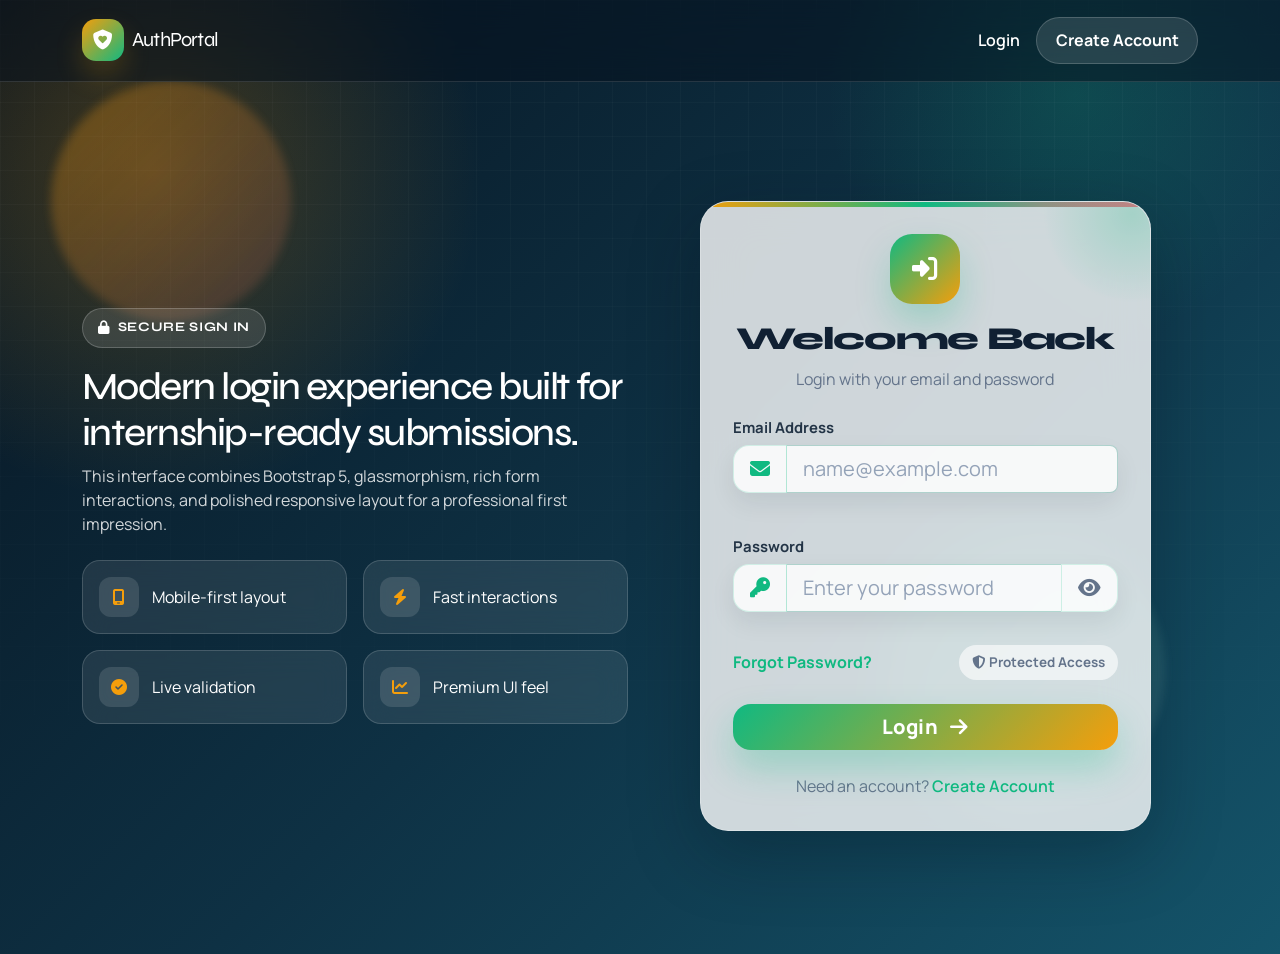
<file: index.html>
<!DOCTYPE html>
<html lang="en">
<head>
  <meta charset="UTF-8">
  <meta name="viewport" content="width=device-width, initial-scale=1.0">
  <meta name="description" content="Professional responsive login page for an internship-ready authentication interface.">
  <title>Login | AuthPortal</title>
  <link rel="preconnect" href="https://fonts.googleapis.com">
  <link rel="preconnect" href="https://fonts.gstatic.com" crossorigin>
  <link href="https://fonts.googleapis.com/css2?family=Manrope:wght@400;500;600;700;800&family=Syne:wght@600;700;800&display=swap" rel="stylesheet">
  <link href="https://cdn.jsdelivr.net/npm/bootstrap@5.3.3/dist/css/bootstrap.min.css" rel="stylesheet" crossorigin="anonymous">
  <link rel="stylesheet" href="https://cdnjs.cloudflare.com/ajax/libs/font-awesome/6.5.2/css/all.min.css" crossorigin="anonymous" referrerpolicy="no-referrer">
  <link rel="stylesheet" href="style.css">
</head>
<body class="auth-page">
  <div class="bg-orb orb-one"></div>
  <div class="bg-orb orb-two"></div>
  <div class="bg-grid"></div>

  <nav class="navbar navbar-expand-lg navbar-dark auth-navbar fixed-top">
    <div class="container">
      <a class="navbar-brand d-flex align-items-center gap-2" href="login.html">
        <span class="brand-badge"><i class="fa-solid fa-shield-heart"></i></span>
        <span>AuthPortal</span>
      </a>

      <button class="navbar-toggler border-0 shadow-none" type="button" data-bs-toggle="collapse" data-bs-target="#mainNavbar" aria-controls="mainNavbar" aria-expanded="false" aria-label="Toggle navigation">
        <span class="navbar-toggler-icon"></span>
      </button>

      <div class="collapse navbar-collapse" id="mainNavbar">
        <ul class="navbar-nav ms-auto align-items-lg-center gap-lg-2 pt-3 pt-lg-0">
          <li class="nav-item"><a class="nav-link active" aria-current="page" href="login.html">Login</a></li>
          <li class="nav-item"><a class="btn btn-nav" href="register.html">Create Account</a></li>
        </ul>
      </div>
    </div>
  </nav>

  <main class="auth-shell">
    <div class="container">
      <div class="row min-vh-100 align-items-center g-4 py-5">
        <div class="col-12 col-lg-6 d-none d-lg-block">
          <section class="hero-panel text-white fade-up">
            <span class="eyebrow"><i class="fa-solid fa-lock me-2"></i>Secure Sign In</span>
            <h1 class="hero-title mt-3">Modern login experience built for internship-ready submissions.</h1>
            <p class="hero-copy mb-4">This interface combines Bootstrap 5, glassmorphism, rich form interactions, and polished responsive layout for a professional first impression.</p>
            <div class="row g-3">
              <div class="col-sm-6">
                <div class="feature-chip"><i class="fa-solid fa-mobile-screen"></i><span>Mobile-first layout</span></div>
              </div>
              <div class="col-sm-6">
                <div class="feature-chip"><i class="fa-solid fa-bolt"></i><span>Fast interactions</span></div>
              </div>
              <div class="col-sm-6">
                <div class="feature-chip"><i class="fa-solid fa-circle-check"></i><span>Live validation</span></div>
              </div>
              <div class="col-sm-6">
                <div class="feature-chip"><i class="fa-solid fa-chart-line"></i><span>Premium UI feel</span></div>
              </div>
            </div>
          </section>
        </div>

        <div class="col-12 col-md-10 col-lg-6 col-xl-5 mx-auto">
          <div class="auth-card fade-up delay-1">
            <div class="auth-card-body">
              <div class="text-center mb-4">
                <div class="icon-bubble mx-auto mb-3"><i class="fa-solid fa-right-to-bracket"></i></div>
                <h2 class="auth-title mb-2">Welcome Back</h2>
                <p class="auth-subtitle mb-0">Login with your email and password</p>
              </div>

              <div id="loginSuccess" class="alert alert-success d-none" role="alert" aria-live="polite"></div>

              <form id="loginForm" novalidate>
                <div class="mb-3">
                  <label for="loginEmail" class="form-label">Email Address</label>
                  <div class="input-group input-group-lg auth-input-group">
                    <span class="input-group-text"><i class="fa-solid fa-envelope"></i></span>
                    <input type="email" class="form-control" id="loginEmail" name="email" placeholder="name@example.com" autocomplete="email" required>
                  </div>
                  <small class="error-message" id="loginEmailError"></small>
                </div>

                <div class="mb-2">
                  <label for="loginPassword" class="form-label">Password</label>
                  <div class="input-group input-group-lg auth-input-group">
                    <span class="input-group-text"><i class="fa-solid fa-key"></i></span>
                    <input type="password" class="form-control" id="loginPassword" name="password" placeholder="Enter your password" autocomplete="current-password" required>
                    <button class="btn btn-password-toggle" type="button" data-toggle-password="loginPassword" aria-label="Show password">
                      <i class="fa-solid fa-eye"></i>
                    </button>
                  </div>
                  <small class="error-message" id="loginPasswordError"></small>
                </div>

                <div class="d-flex justify-content-between align-items-center flex-wrap gap-2 mb-4">
                  <a class="auth-link" href="javascript:void(0);">Forgot Password?</a>
                  <span class="helper-badge"><i class="fa-solid fa-shield-halved me-1"></i>Protected Access</span>
                </div>

                <button type="submit" class="btn btn-auth btn-lg w-100">
                  <span>Login</span>
                  <i class="fa-solid fa-arrow-right ms-2"></i>
                </button>
              </form>

              <p class="switch-text text-center mt-4 mb-0">Need an account? <a href="register.html" class="auth-link fw-semibold">Create Account</a></p>
            </div>
          </div>
        </div>
      </div>
    </div>
  </main>

  <script src="https://cdn.jsdelivr.net/npm/bootstrap@5.3.3/dist/js/bootstrap.bundle.min.js" crossorigin="anonymous"></script>
  <script src="script.js"></script>
</body>
</html>
</file>
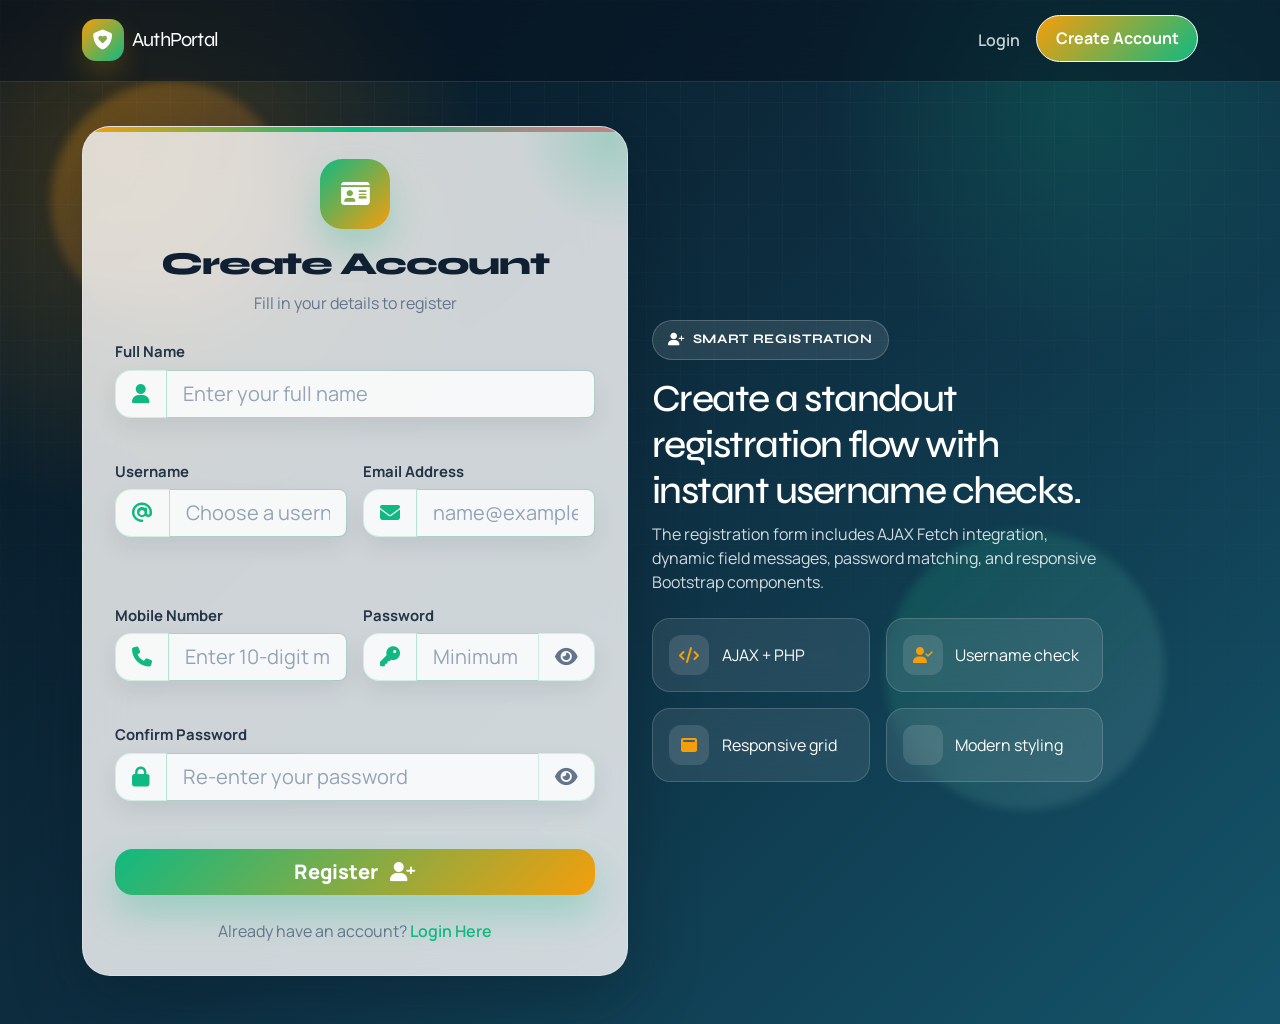
<file: register.html>
<!DOCTYPE html>
<html lang="en">
<head>
  <meta charset="UTF-8">
  <meta name="viewport" content="width=device-width, initial-scale=1.0">
  <meta name="description" content="Professional responsive registration page with AJAX username availability check and client-side validation.">
  <title>Register | AuthPortal</title>
  <link rel="preconnect" href="https://fonts.googleapis.com">
  <link rel="preconnect" href="https://fonts.gstatic.com" crossorigin>
  <link href="https://fonts.googleapis.com/css2?family=Manrope:wght@400;500;600;700;800&family=Syne:wght@600;700;800&display=swap" rel="stylesheet">
  <link href="https://cdn.jsdelivr.net/npm/bootstrap@5.3.3/dist/css/bootstrap.min.css" rel="stylesheet" crossorigin="anonymous">
  <link rel="stylesheet" href="https://cdnjs.cloudflare.com/ajax/libs/font-awesome/6.5.2/css/all.min.css" crossorigin="anonymous" referrerpolicy="no-referrer">
  <link rel="stylesheet" href="style.css">
</head>
<body class="auth-page">
  <div class="bg-orb orb-one"></div>
  <div class="bg-orb orb-two"></div>
  <div class="bg-grid"></div>

  <nav class="navbar navbar-expand-lg navbar-dark auth-navbar fixed-top">
    <div class="container">
      <a class="navbar-brand d-flex align-items-center gap-2" href="login.html">
        <span class="brand-badge"><i class="fa-solid fa-shield-heart"></i></span>
        <span>AuthPortal</span>
      </a>

      <button class="navbar-toggler border-0 shadow-none" type="button" data-bs-toggle="collapse" data-bs-target="#mainNavbar" aria-controls="mainNavbar" aria-expanded="false" aria-label="Toggle navigation">
        <span class="navbar-toggler-icon"></span>
      </button>

      <div class="collapse navbar-collapse" id="mainNavbar">
        <ul class="navbar-nav ms-auto align-items-lg-center gap-lg-2 pt-3 pt-lg-0">
          <li class="nav-item"><a class="nav-link" href="login.html">Login</a></li>
          <li class="nav-item"><a class="btn btn-nav active" aria-current="page" href="register.html">Create Account</a></li>
        </ul>
      </div>
    </div>
  </nav>

  <main class="auth-shell">
    <div class="container">
      <div class="row min-vh-100 align-items-center g-4 py-5">
        <div class="col-12 col-lg-5 d-none d-lg-block order-lg-2">
          <section class="hero-panel text-white fade-up">
            <span class="eyebrow"><i class="fa-solid fa-user-plus me-2"></i>Smart Registration</span>
            <h1 class="hero-title mt-3">Create a standout registration flow with instant username checks.</h1>
            <p class="hero-copy mb-4">The registration form includes AJAX Fetch integration, dynamic field messages, password matching, and responsive Bootstrap components.</p>
            <div class="row g-3">
              <div class="col-sm-6">
                <div class="feature-chip"><i class="fa-solid fa-code"></i><span>AJAX + PHP</span></div>
              </div>
              <div class="col-sm-6">
                <div class="feature-chip"><i class="fa-solid fa-user-check"></i><span>Username check</span></div>
              </div>
              <div class="col-sm-6">
                <div class="feature-chip"><i class="fa-solid fa-window-maximize"></i><span>Responsive grid</span></div>
              </div>
              <div class="col-sm-6">
                <div class="feature-chip"><i class="fa-solid fa-sparkles"></i><span>Modern styling</span></div>
              </div>
            </div>
          </section>
        </div>

        <div class="col-12 col-md-11 col-lg-7 col-xl-6 order-lg-1">
          <div class="auth-card register-card fade-up delay-1">
            <div class="auth-card-body">
              <div class="text-center mb-4">
                <div class="icon-bubble mx-auto mb-3"><i class="fa-solid fa-id-card"></i></div>
                <h2 class="auth-title mb-2">Create Account</h2>
                <p class="auth-subtitle mb-0">Fill in your details to register</p>
              </div>

              <div id="registerSuccess" class="alert alert-success d-none" role="alert" aria-live="polite"></div>

              <form id="registerForm" novalidate>
                <div class="row g-3">
                  <div class="col-12">
                    <label for="fullName" class="form-label">Full Name</label>
                    <div class="input-group input-group-lg auth-input-group">
                      <span class="input-group-text"><i class="fa-solid fa-user"></i></span>
                      <input type="text" class="form-control" id="fullName" name="fullName" placeholder="Enter your full name" autocomplete="name" required>
                    </div>
                    <small class="error-message" id="fullNameError"></small>
                  </div>

                  <div class="col-12 col-md-6">
                    <label for="username" class="form-label">Username</label>
                    <div class="input-group input-group-lg auth-input-group">
                      <span class="input-group-text"><i class="fa-solid fa-at"></i></span>
                      <input type="text" class="form-control" id="username" name="username" placeholder="Choose a username" autocomplete="username" required>
                    </div>
                    <small class="error-message" id="usernameError"></small>
                    <small class="availability-message" id="usernameStatus" aria-live="polite"></small>
                  </div>

                  <div class="col-12 col-md-6">
                    <label for="registerEmail" class="form-label">Email Address</label>
                    <div class="input-group input-group-lg auth-input-group">
                      <span class="input-group-text"><i class="fa-solid fa-envelope"></i></span>
                      <input type="email" class="form-control" id="registerEmail" name="email" placeholder="name@example.com" autocomplete="email" required>
                    </div>
                    <small class="error-message" id="registerEmailError"></small>
                  </div>

                  <div class="col-12 col-md-6">
                    <label for="mobileNumber" class="form-label">Mobile Number</label>
                    <div class="input-group input-group-lg auth-input-group">
                      <span class="input-group-text"><i class="fa-solid fa-phone"></i></span>
                      <input type="tel" class="form-control" id="mobileNumber" name="mobile" placeholder="Enter 10-digit mobile number" autocomplete="tel" inputmode="numeric" maxlength="10" required>
                    </div>
                    <small class="error-message" id="mobileNumberError"></small>
                  </div>

                  <div class="col-12 col-md-6">
                    <label for="registerPassword" class="form-label">Password</label>
                    <div class="input-group input-group-lg auth-input-group">
                      <span class="input-group-text"><i class="fa-solid fa-key"></i></span>
                      <input type="password" class="form-control" id="registerPassword" name="password" placeholder="Minimum 6 characters" autocomplete="new-password" required>
                      <button class="btn btn-password-toggle" type="button" data-toggle-password="registerPassword" aria-label="Show password">
                        <i class="fa-solid fa-eye"></i>
                      </button>
                    </div>
                    <small class="error-message" id="registerPasswordError"></small>
                  </div>

                  <div class="col-12">
                    <label for="confirmPassword" class="form-label">Confirm Password</label>
                    <div class="input-group input-group-lg auth-input-group">
                      <span class="input-group-text"><i class="fa-solid fa-lock"></i></span>
                      <input type="password" class="form-control" id="confirmPassword" name="confirmPassword" placeholder="Re-enter your password" autocomplete="new-password" required>
                      <button class="btn btn-password-toggle" type="button" data-toggle-password="confirmPassword" aria-label="Show password">
                        <i class="fa-solid fa-eye"></i>
                      </button>
                    </div>
                    <small class="error-message" id="confirmPasswordError"></small>
                  </div>
                </div>

                <button type="submit" class="btn btn-auth btn-lg w-100 mt-4">
                  <span>Register</span>
                  <i class="fa-solid fa-user-plus ms-2"></i>
                </button>
              </form>

              <p class="switch-text text-center mt-4 mb-0">Already have an account? <a href="login.html" class="auth-link fw-semibold">Login Here</a></p>
            </div>
          </div>
        </div>
      </div>
    </div>
  </main>

  <script src="https://cdn.jsdelivr.net/npm/bootstrap@5.3.3/dist/js/bootstrap.bundle.min.js" crossorigin="anonymous"></script>
  <script src="script.js"></script>
</body>
</html>
</file>
<file: style.css>
/*
  AuthPortal Styles
  Internship-ready login and registration system UI
*/

:root {
  --font-body: "Manrope", system-ui, sans-serif;
  --font-heading: "Syne", var(--font-body);
  --bg-deep: #07131f;
  --bg-mid: #0e3144;
  --primary: #10b981;
  --primary-dark: #059669;
  --secondary: #f59e0b;
  --accent: #fb7185;
  --white: #ffffff;
  --text: #102033;
  --muted: #64748b;
  --danger: #dc2626;
  --success: #15803d;
  --glass: rgba(255, 255, 255, 0.8);
  --glass-border: rgba(255, 255, 255, 0.26);
  --shadow-soft: 0 22px 70px rgba(3, 15, 28, 0.3);
  --shadow-strong: 0 30px 95px rgba(3, 15, 28, 0.4);
  --radius-xl: 28px;
  --radius-lg: 18px;
  --transition: all 0.28s ease;
}

* {
  box-sizing: border-box;
}

html {
  scroll-behavior: smooth;
}

body {
  min-height: 100vh;
  margin: 0;
  overflow-x: hidden;
  font-family: var(--font-body);
  color: var(--text);
  background:
    radial-gradient(circle at 12% 18%, rgba(245, 158, 11, 0.24), transparent 24%),
    radial-gradient(circle at 84% 10%, rgba(16, 185, 129, 0.18), transparent 18%),
    linear-gradient(135deg, var(--bg-deep) 0%, var(--bg-mid) 52%, #14546a 100%);
}

.auth-page {
  position: relative;
}

.bg-orb {
  position: fixed;
  z-index: -2;
  border-radius: 50%;
  filter: blur(5px);
  opacity: 0.72;
  animation: floatOrb 11s ease-in-out infinite;
}

.orb-one {
  top: 9%;
  left: 4%;
  width: 240px;
  height: 240px;
  background: linear-gradient(135deg, rgba(245, 158, 11, 0.42), rgba(251, 113, 133, 0.18));
}

.orb-two {
  right: 9%;
  bottom: 10%;
  width: 280px;
  height: 280px;
  background: linear-gradient(135deg, rgba(16, 185, 129, 0.26), rgba(255, 255, 255, 0.14));
  animation-delay: -4s;
}

.bg-grid {
  position: fixed;
  inset: 0;
  z-index: -3;
  background-image:
    linear-gradient(rgba(255, 255, 255, 0.04) 1px, transparent 1px),
    linear-gradient(90deg, rgba(255, 255, 255, 0.04) 1px, transparent 1px);
  background-size: 34px 34px;
  mask-image: linear-gradient(180deg, rgba(0, 0, 0, 0.72), transparent 100%);
}

.auth-navbar {
  padding: 0.9rem 0;
  background: rgba(5, 16, 28, 0.48);
  border-bottom: 1px solid rgba(255, 255, 255, 0.12);
  backdrop-filter: blur(18px);
  -webkit-backdrop-filter: blur(18px);
}

.navbar-brand {
  font-family: var(--font-heading);
  color: var(--white);
  letter-spacing: -0.04em;
}

.brand-badge {
  display: inline-grid;
  place-items: center;
  width: 42px;
  height: 42px;
  border-radius: 14px;
  color: var(--white);
  background: linear-gradient(135deg, var(--secondary), var(--primary));
  box-shadow: 0 14px 28px rgba(245, 158, 11, 0.2);
}

.auth-navbar .nav-link {
  color: rgba(255, 255, 255, 0.78);
  font-weight: 600;
  transition: var(--transition);
}

.auth-navbar .nav-link:hover,
.auth-navbar .nav-link.active {
  color: var(--white);
}

.btn-nav {
  padding: 0.68rem 1.15rem;
  border-radius: 999px;
  border: 1px solid rgba(255, 255, 255, 0.18);
  color: var(--white);
  font-weight: 700;
  background: rgba(255, 255, 255, 0.12);
  transition: var(--transition);
}

.btn-nav:hover,
.btn-nav.active {
  color: var(--white);
  background: linear-gradient(135deg, var(--secondary), var(--primary));
  transform: translateY(-2px);
}

.auth-shell {
  min-height: 100vh;
  padding-top: 78px;
}

.hero-panel {
  animation: fadeUp 0.8s ease both;
}

.eyebrow {
  display: inline-flex;
  align-items: center;
  padding: 0.58rem 0.95rem;
  border-radius: 999px;
  border: 1px solid rgba(255, 255, 255, 0.2);
  background: rgba(255, 255, 255, 0.11);
  font-family: var(--font-heading);
  font-size: 0.82rem;
  font-weight: 700;
  letter-spacing: 0.05em;
  text-transform: uppercase;
}

.hero-title,
.auth-title {
  font-family: var(--font-heading);
  letter-spacing: -0.04em;
}

.hero-title {
  max-width: 580px;
  font-size: clamp(2rem, 3vw, 3.5rem);
}

.hero-copy {
  max-width: 560px;
  color: rgba(255, 255, 255, 0.82);
}

.feature-chip {
  display: flex;
  align-items: center;
  gap: 0.8rem;
  padding: 1rem;
  border: 1px solid rgba(255, 255, 255, 0.16);
  border-radius: var(--radius-lg);
  color: var(--white);
  background: rgba(255, 255, 255, 0.09);
  backdrop-filter: blur(14px);
}

.feature-chip i {
  display: inline-grid;
  min-width: 40px;
  height: 40px;
  place-items: center;
  border-radius: 12px;
  color: var(--secondary);
  background: rgba(255, 255, 255, 0.12);
}

.auth-card {
  position: relative;
  overflow: hidden;
  border-radius: var(--radius-xl);
  background: var(--glass);
  border: 1px solid var(--glass-border);
  box-shadow: var(--shadow-soft);
  backdrop-filter: blur(24px);
  -webkit-backdrop-filter: blur(24px);
  transition: var(--transition);
}

.auth-card::before {
  content: "";
  position: absolute;
  inset: 0 0 auto;
  height: 5px;
  background: linear-gradient(90deg, var(--secondary), var(--primary), var(--accent));
}

.auth-card::after {
  content: "";
  position: absolute;
  top: -78px;
  right: -72px;
  width: 180px;
  height: 180px;
  border-radius: 50%;
  background: radial-gradient(circle, rgba(16, 185, 129, 0.22), transparent 70%);
}

.auth-card:hover {
  transform: translateY(-6px);
  box-shadow: var(--shadow-strong);
}

.auth-card-body {
  position: relative;
  z-index: 1;
  padding: 2rem;
}

.register-card .auth-card-body {
  padding: 2rem;
}

.icon-bubble {
  display: grid;
  place-items: center;
  width: 70px;
  height: 70px;
  border-radius: 22px;
  color: var(--white);
  font-size: 1.6rem;
  background: linear-gradient(135deg, var(--primary), var(--secondary));
  box-shadow: 0 18px 34px rgba(16, 185, 129, 0.25);
}

.auth-title {
  font-size: 2rem;
  font-weight: 800;
}

.auth-subtitle,
.switch-text {
  color: var(--muted);
}

.helper-badge {
  display: inline-flex;
  align-items: center;
  padding: 0.45rem 0.8rem;
  border-radius: 999px;
  color: var(--muted);
  font-size: 0.84rem;
  font-weight: 700;
  background: rgba(255, 255, 255, 0.62);
}

.form-label {
  margin-bottom: 0.45rem;
  color: #233446;
  font-size: 0.93rem;
  font-weight: 700;
}

.auth-input-group {
  border-radius: 16px;
  box-shadow: 0 10px 24px rgba(15, 23, 42, 0.08);
  transition: var(--transition);
}

.auth-input-group:focus-within {
  transform: translateY(-1px);
  box-shadow: 0 14px 32px rgba(16, 185, 129, 0.14);
}

.auth-input-group .input-group-text,
.auth-input-group .form-control,
.auth-input-group .btn-password-toggle {
  border-color: rgba(16, 185, 129, 0.16);
  background-color: rgba(255, 255, 255, 0.84);
}

.auth-input-group .input-group-text {
  min-width: 52px;
  justify-content: center;
  color: var(--primary);
  border-top-left-radius: 16px;
  border-bottom-left-radius: 16px;
}

.auth-input-group .form-control {
  color: var(--text);
}

.auth-input-group .form-control::placeholder {
  color: #94a3b8;
}

.auth-input-group .form-control:focus {
  box-shadow: none;
  border-color: rgba(16, 185, 129, 0.45);
  background: rgba(255, 255, 255, 0.98);
}

.btn-password-toggle {
  min-width: 54px;
  color: var(--muted);
  border-top-right-radius: 16px !important;
  border-bottom-right-radius: 16px !important;
  transition: var(--transition);
}

.btn-password-toggle:hover,
.btn-password-toggle:focus {
  color: var(--primary);
  background-color: rgba(16, 185, 129, 0.09) !important;
}

.error-message,
.availability-message {
  display: block;
  min-height: 1.2rem;
  margin-top: 0.35rem;
  font-size: 0.83rem;
  font-weight: 600;
}

.error-message {
  color: var(--danger);
}

.availability-message {
  color: var(--muted);
}

.availability-message.available {
  color: var(--success);
}

.availability-message.unavailable {
  color: var(--danger);
}

.availability-message.checking {
  color: #0f766e;
}

.form-control.is-invalid {
  border-color: var(--danger) !important;
}

.form-control.is-valid {
  border-color: var(--success) !important;
}

.auth-link {
  color: var(--primary);
  text-decoration: none;
  font-weight: 700;
}

.auth-link:hover {
  color: var(--primary-dark);
  text-decoration: underline;
}

.btn-auth {
  position: relative;
  overflow: hidden;
  border: 0;
  border-radius: 18px;
  color: var(--white);
  font-weight: 800;
  letter-spacing: 0.01em;
  background: linear-gradient(135deg, var(--primary), var(--secondary));
  box-shadow: 0 18px 36px rgba(16, 185, 129, 0.28);
  transition: var(--transition);
}

.btn-auth::before {
  content: "";
  position: absolute;
  inset: 0;
  transform: translateX(-110%);
  background: linear-gradient(90deg, transparent, rgba(255, 255, 255, 0.32), transparent);
  transition: transform 0.55s ease;
}

.btn-auth:hover,
.btn-auth:focus {
  color: var(--white);
  transform: translateY(-3px);
  box-shadow: 0 26px 46px rgba(16, 185, 129, 0.38);
}

.btn-auth:hover::before {
  transform: translateX(110%);
}

.alert {
  border: 0;
  border-radius: 16px;
  font-weight: 700;
}

.alert-success {
  color: #14532d;
  background: rgba(22, 163, 74, 0.14);
}

.fade-up {
  animation: fadeUp 0.85s ease both;
}

.delay-1 {
  animation-delay: 0.12s;
}

@keyframes fadeUp {
  from {
    opacity: 0;
    transform: translateY(24px);
  }
  to {
    opacity: 1;
    transform: translateY(0);
  }
}

@keyframes floatOrb {
  0%, 100% {
    transform: translate3d(0, 0, 0) scale(1);
  }
  50% {
    transform: translate3d(20px, -24px, 0) scale(1.06);
  }
}

@media (max-width: 991.98px) {
  .auth-shell {
    padding-top: 86px;
  }

  .auth-card:hover {
    transform: none;
  }
}

@media (max-width: 575.98px) {
  .auth-shell {
    padding-top: 76px;
  }

  .auth-card-body,
  .register-card .auth-card-body {
    padding: 1.5rem;
  }

  .icon-bubble {
    width: 62px;
    height: 62px;
    font-size: 1.4rem;
  }

  .auth-title {
    font-size: 1.7rem;
  }

  .brand-badge {
    width: 38px;
    height: 38px;
    border-radius: 12px;
  }
}

@media (prefers-reduced-motion: reduce) {
  *,
  *::before,
  *::after {
    animation-duration: 0.01ms !important;
    animation-iteration-count: 1 !important;
    transition-duration: 0.01ms !important;
    scroll-behavior: auto !important;
  }
}
</file>
